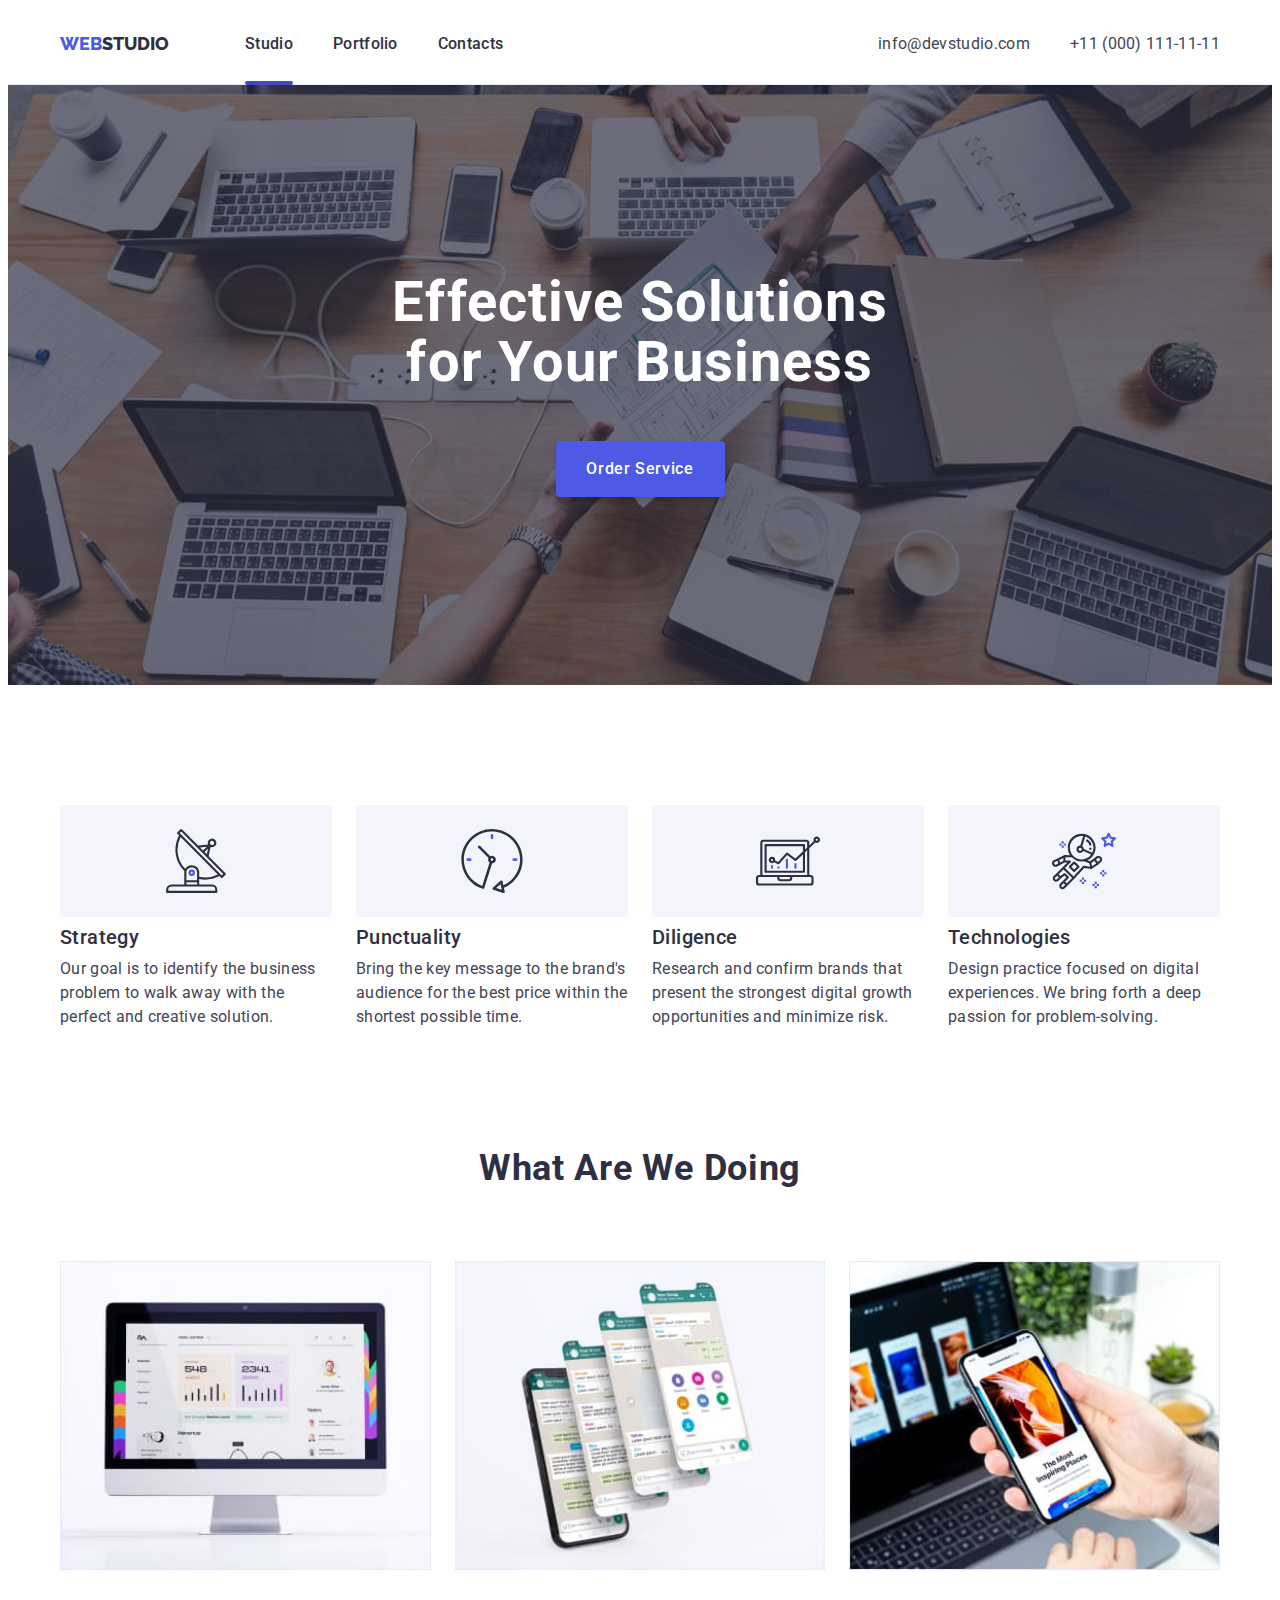
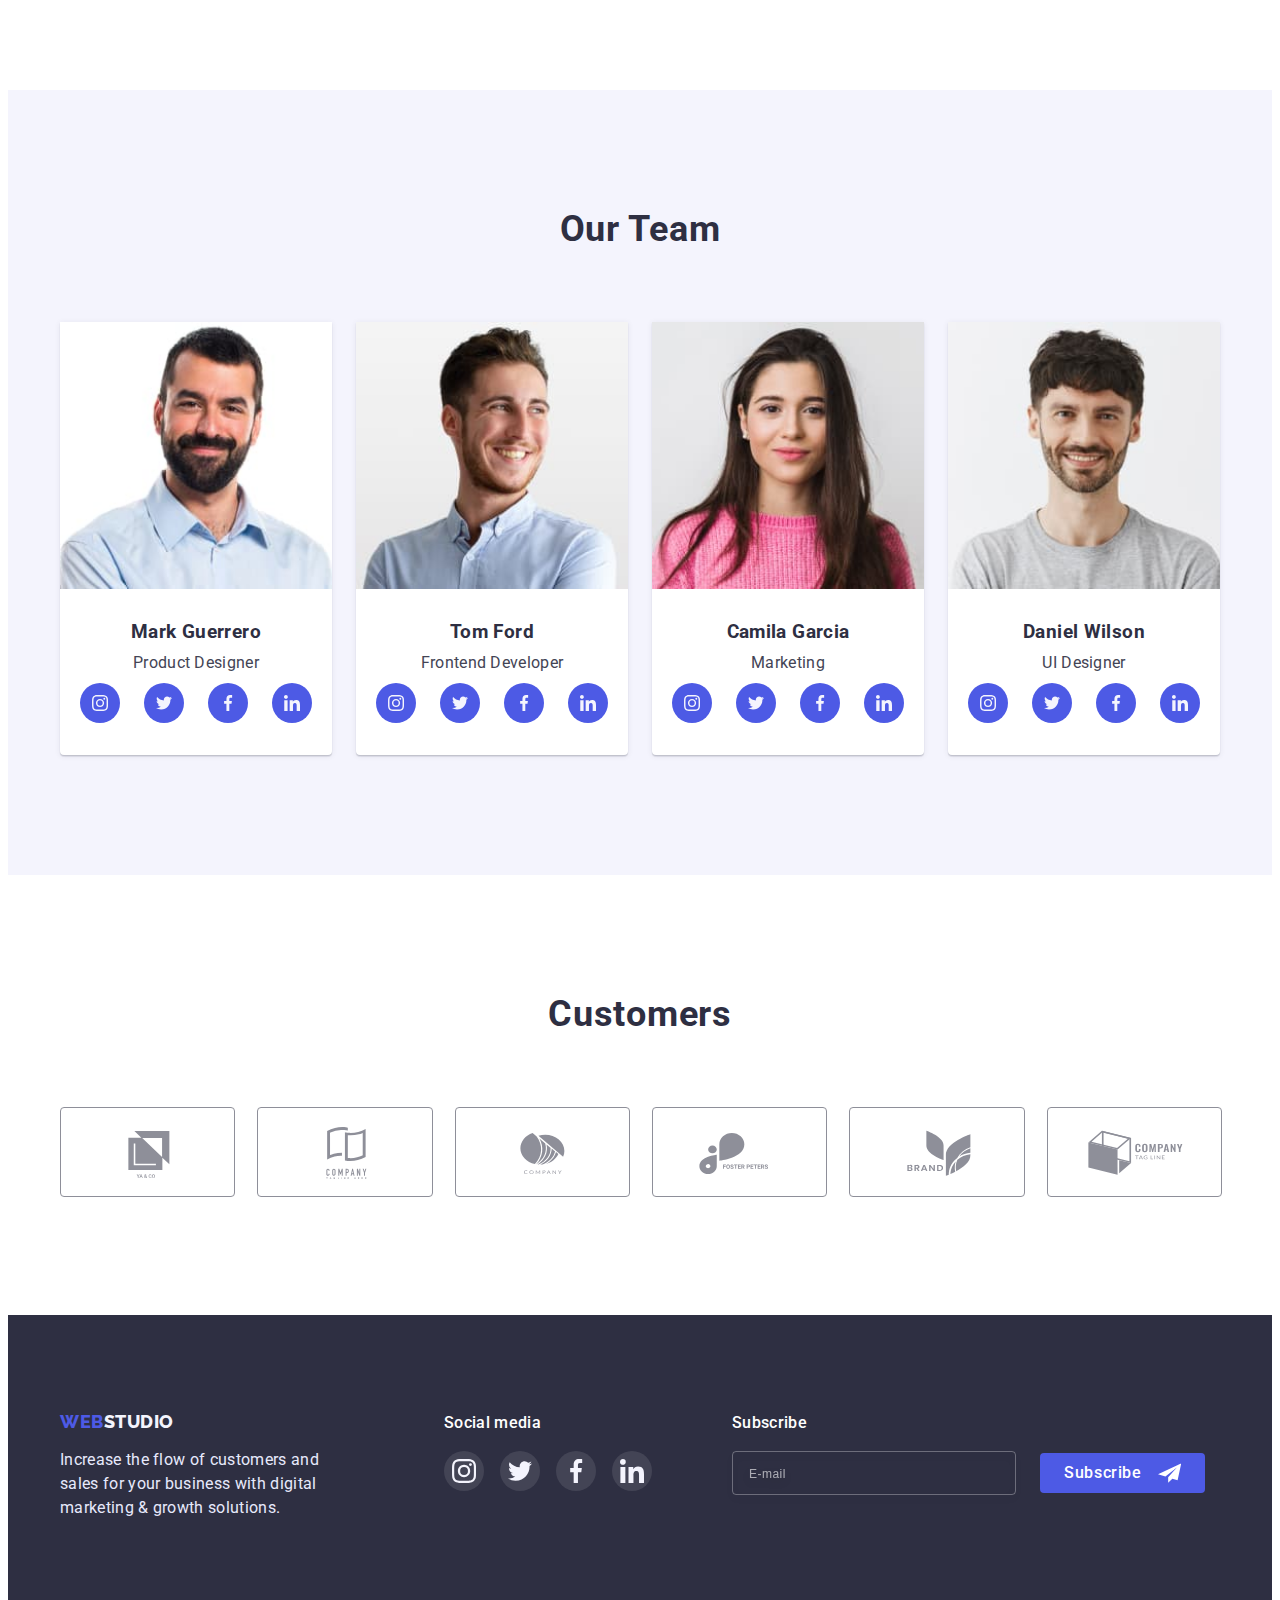
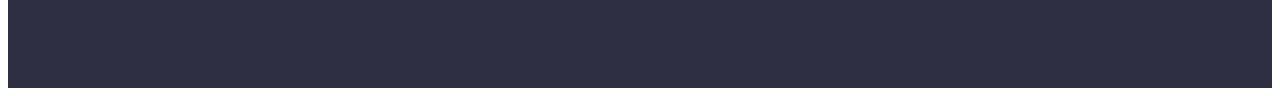
<file: index.html>
<!DOCTYPE html>
<html lang="en">
  <head>
    <meta charset="UTF-8" />
    <meta http-equiv="X-UA-Compatible" content="IE=edge" />
    <meta name="viewport" content="width=device-width, initial-scale=1.0" />
    <title>Студія</title>
    <link rel="preconnect" href="https://fonts.googleapis.com" />
    <link rel="preconnect" href="https://fonts.gstatic.com" crossorigin />
    <link
      href="https://fonts.googleapis.com/css2?family=Raleway:wght@800&family=Roboto:wght@400;500;700&display=swap"
      rel="stylesheet"
    />
    <link
      rel="stylesheet"
      href="https://cdnjs.cloudflare.com/ajax/libs/modern-normalize/1.1.0/modern-normalize.min.css"
      integrity="sha512-wpPYUAdjBVSE4KJnH1VR1HeZfpl1ub8YT/NKx4PuQ5NmX2tKuGu6U/JRp5y+Y8XG2tV+wKQpNHVUX03MfMFn9Q=="
      crossorigin="anonymous"
      referrerpolicy="no-referrer"
    />
    <link rel="stylesheet" href="./css/styles.css" />
    <link rel="stylesheet" href="./css/mobile.css" />
    <link rel="stylesheet" href="./css/tablet.css" />
    <link rel="stylesheet" href="./css/desktop.css" />
  </head>
  <body>
    <header class="header">
      <div class="container header-container">
        <nav class="header-navigation">
          <a href="./index.html" class="header-logo link"
            ><span>Web</span>Studio</a
          >
          <ul class="header-list list">
            <li>
              <a href="./index.html" class="header-link link current">Studio</a>
            </li>
            <li>
              <a href="./portfolio.html" class="header-link link">Portfolio</a>
            </li>
            <li><a href="" class="header-link link">Contacts</a></li>
          </ul>
        </nav>
        <address class="header-address">
          <ul class="address-list list">
            <li>
              <a href="mailto:info@devstudio.com" class="header-mail link"
                >info@devstudio.com</a
              >
            </li>
            <li>
              <a href="tel:+110001111111" class="header-tel link"
                >+11 (000) 111-11-11</a
              >
            </li>
          </ul>
        </address>
        <button type="button" class="btn menu-open-btn" data-menu-open>
          <svg class="menu-icon" width="32" height="22">
            <use href="./images/icons.svg#icon-menu"></use>
          </svg>
        </button>
      </div>
      <div class="mob-menu is-hidden" data-menu>
        <div class="mob-menu-container">
          <div>
            <button type="button" class="btn menu-close-btn" data-menu-close>
              <svg class="menu-close-icon" width="8" height="8">
                <use href="./images/icons.svg#icon-close-icon"></use>
              </svg>
            </button>
            <nav>
              <ul class="mob-menu-list list">
                <li class="mob-menu-item">
                  <a href="./index.html" class="mob-menu-link link">Studio</a>
                </li>
                <li class="mob-menu-item">
                  <a href="./portfolio.html" class="mob-menu-link link"
                    >Portfolio</a
                  >
                </li>
                <li class="mob-menu-item">
                  <a href="" class="mob-menu-link link current">Contacts</a>
                </li>
              </ul>
            </nav>
          </div>
          <div>
            <address class="mob-menu-address">
              <ul class="mob-address-list list">
                <li>
                  <a href="tel:+110001111111" class="mob-menu-tel link"
                    >+11 (000) 111-11-11</a
                  >
                </li>
                <li>
                  <a href="mailto:info@devstudio.com" class="mob-menu-mail link"
                    >info@devstudio.com</a
                  >
                </li>
              </ul>
            </address>
            <ul class="mob-soc-list list">
              <li class="mob-soc-item">
                <a href="" class="mob-soc-link link">
                  <svg class="mob-soc-icon" width="24" height="24">
                    <use href="./images/icons.svg#icon-instagram"></use>
                  </svg>
                </a>
              </li>
              <li class="mob-soc-item">
                <a href="" class="mob-soc-link link">
                  <svg class="mob-soc-icon" width="24" height="24">
                    <use href="./images/icons.svg#icon-twitter"></use>
                  </svg>
                </a>
              </li>
              <li class="mob-soc-item">
                <a href="" class="mob-soc-link link">
                  <svg class="mob-soc-icon" width="24" height="24">
                    <use href="./images/icons.svg#icon-facebook"></use>
                  </svg>
                </a>
              </li>
              <li class="mob-soc-item">
                <a href="" class="mob-soc-link link">
                  <svg class="mob-soc-icon" width="24" height="24">
                    <use href="./images/icons.svg#icon-linkedin"></use>
                  </svg>
                </a>
              </li>
            </ul>
          </div>
        </div>
      </div>
    </header>
    <main>
      <section class="hero">
        <div class="container hero-container">
          <h1 class="hero-title">Effective Solutions for Your Business</h1>
          <button type="button" class="hero-btn btn" data-modal-open>
            Order Service
          </button>
        </div>
      </section>
      <section class="features">
        <div class="container">
          <h2 class="visually-hidden">Our features</h2>
          <ul class="features-list list">
            <li class="fearures-list-item">
              <div class="features-icon-rectangle">
                <svg class="features-icon" width="64" height="64">
                  <use href="./images/icons.svg#icon-features-img-1"></use>
                </svg>
              </div>
              <h3 class="features-list-item-title list-item-title">Strategy</h3>
              <p class="features-list-item-text text">
                Our goal is to identify the business problem to walk away with
                the perfect and creative solution.
              </p>
            </li>
            <li class="fearures-list-item">
              <div class="features-icon-rectangle">
                <svg class="features-icon" width="64" height="64">
                  <use href="./images/icons.svg#icon-features-img-2"></use>
                </svg>
              </div>
              <h3 class="features-list-item-title list-item-title">
                Punctuality
              </h3>
              <p class="features-list-item-text text">
                Bring the key message to the brand's audience for the best price
                within the shortest possible time.
              </p>
            </li>
            <li class="fearures-list-item">
              <div class="features-icon-rectangle">
                <svg class="features-icon" width="64" height="64">
                  <use href="./images/icons.svg#icon-features-img-3"></use>
                </svg>
              </div>
              <h3 class="features-list-item-title list-item-title">
                Diligence
              </h3>
              <p class="features-list-item-text text">
                Research and confirm brands that present the strongest digital
                growth opportunities and minimize risk.
              </p>
            </li>
            <li class="fearures-list-item">
              <div class="features-icon-rectangle">
                <svg class="features-icon" width="64" height="64">
                  <use href="./images/icons.svg#icon-features-img-4"></use>
                </svg>
              </div>
              <h3 class="features-list-item-title list-item-title">
                Technologies
              </h3>
              <p class="features-list-item-text text">
                Design practice focused on digital experiences. We bring forth a
                deep passion for problem-solving.
              </p>
            </li>
          </ul>
        </div>
      </section>
      <section class="about">
        <div class="container">
          <h2 class="about-title title">What are we doing</h2>
          <ul class="list about-list">
            <li class="about-item">
              <img
                srcset="./images/img-1.jpg 1x, ./images/img-1-2x.jpg 2x"
                src="./images/img-1.jpg"
                alt="Example"
                width="360"
              />
            </li>
            <li class="about-item">
              <img
                srcset="./images/img-2.jpg 1x, ./images/img-2-2x.jpg 2x"
                src="./images/img-2.jpg"
                alt="Example"
                width="360"
              />
            </li>
            <li class="about-item">
              <img
                srcset="./images/img-3.jpg 1x, ./images/img-3-2x.jpg 2x"
                src="./images/img-3.jpg"
                alt="Example"
                width="360"
              />
            </li>
          </ul>
        </div>
      </section>
      <section class="team">
        <div class="container container-mini">
          <h2 class="team-title title">Our Team</h2>
          <ul class="team-list list">
            <li class="team-item">
              <img
                srcset="
                  ./images/team-img-1.jpg    1x,
                  ./images/team-img-1-2x.jpg 2x
                "
                src="./images/team-img-1.jpg"
                alt="Photo"
                width="264"
              />
              <div class="team-content">
                <h3 class="team-name list-item-title">Mark Guerrero</h3>
                <p class="team-text text">Product Designer</p>
                <ul class="team-soc-list list">
                  <li class="team-soc-item">
                    <a href="" class="team-soc-link link">
                      <svg class="team-soc-icon" width="16" height="16">
                        <use href="./images/icons.svg#icon-instagram"></use>
                      </svg>
                    </a>
                  </li>
                  <li class="team-soc-item">
                    <a href="" class="team-soc-link link">
                      <svg class="team-soc-icon" width="16" height="16">
                        <use href="./images/icons.svg#icon-twitter"></use>
                      </svg>
                    </a>
                  </li>
                  <li class="team-soc-item">
                    <a href="" class="team-soc-link link">
                      <svg class="team-soc-icon" width="16" height="16">
                        <use href="./images/icons.svg#icon-facebook"></use>
                      </svg>
                    </a>
                  </li>
                  <li class="team-soc-item">
                    <a href="" class="team-soc-link link">
                      <svg class="team-soc-icon" width="16" height="16">
                        <use href="./images/icons.svg#icon-linkedin"></use>
                      </svg>
                    </a>
                  </li>
                </ul>
              </div>
            </li>
            <li class="team-item">
              <img
                srcset="
                  ./images/team-img-2.jpg    1x,
                  ./images/team-img-2-2x.jpg 2x
                "
                src="./images/team-img-2.jpg"
                alt="Photo"
                width="264"
              />
              <div class="team-content">
                <h3 class="team-name list-item-title">Tom Ford</h3>
                <p class="team-text text">Frontend Developer</p>
                <ul class="team-soc-list list">
                  <li class="team-soc-item">
                    <a href="" class="team-soc-link link">
                      <svg class="team-soc-icon" width="16" height="16">
                        <use href="./images/icons.svg#icon-instagram"></use>
                      </svg>
                    </a>
                  </li>
                  <li class="team-soc-item">
                    <a href="" class="team-soc-link link">
                      <svg class="team-soc-icon" width="16" height="16">
                        <use href="./images/icons.svg#icon-twitter"></use>
                      </svg>
                    </a>
                  </li>
                  <li class="team-soc-item">
                    <a href="" class="team-soc-link link">
                      <svg class="team-soc-icon" width="16" height="16">
                        <use href="./images/icons.svg#icon-facebook"></use>
                      </svg>
                    </a>
                  </li>
                  <li class="team-soc-item">
                    <a href="" class="team-soc-link link">
                      <svg class="team-soc-icon" width="16" height="16">
                        <use href="./images/icons.svg#icon-linkedin"></use>
                      </svg>
                    </a>
                  </li>
                </ul>
              </div>
            </li>
            <li class="team-item">
              <img
                srcset="
                  ./images/team-img-3.jpg    1x,
                  ./images/team-img-3-2x.jpg 2x
                "
                src="./images/team-img-3.jpg"
                alt="Photo"
                width="264"
              />
              <div class="team-content">
                <h3 class="team-name list-item-title">Camila Garcia</h3>
                <p class="team-text text">Marketing</p>
                <ul class="team-soc-list list">
                  <li class="team-soc-item">
                    <a href="" class="team-soc-link link">
                      <svg class="team-soc-icon" width="16" height="16">
                        <use href="./images/icons.svg#icon-instagram"></use>
                      </svg>
                    </a>
                  </li>
                  <li class="team-soc-item">
                    <a href="" class="team-soc-link link">
                      <svg class="team-soc-icon" width="16" height="16">
                        <use href="./images/icons.svg#icon-twitter"></use>
                      </svg>
                    </a>
                  </li>
                  <li class="team-soc-item">
                    <a href="" class="team-soc-link link">
                      <svg class="team-soc-icon" width="16" height="16">
                        <use href="./images/icons.svg#icon-facebook"></use>
                      </svg>
                    </a>
                  </li>
                  <li class="team-soc-item">
                    <a href="" class="team-soc-link link">
                      <svg class="team-soc-icon" width="16" height="16">
                        <use href="./images/icons.svg#icon-linkedin"></use>
                      </svg>
                    </a>
                  </li>
                </ul>
              </div>
            </li>
            <li class="team-item">
              <img
                srcset="
                  ./images/team-img-4.jpg    1x,
                  ./images/team-img-4-2x.jpg 2x
                "
                src="./images/team-img-4.jpg"
                alt="Photo"
                width="264"
              />
              <div class="team-content">
                <h3 class="team-name list-item-title">Daniel Wilson</h3>
                <p class="team-text text">UI Designer</p>
                <ul class="team-soc-list list">
                  <li class="team-soc-item">
                    <a href="" class="team-soc-link link">
                      <svg class="team-soc-icon" width="16" height="16">
                        <use href="./images/icons.svg#icon-instagram"></use>
                      </svg>
                    </a>
                  </li>
                  <li class="team-soc-item">
                    <a href="" class="team-soc-link link">
                      <svg class="team-soc-icon" width="16" height="16">
                        <use href="./images/icons.svg#icon-twitter"></use>
                      </svg>
                    </a>
                  </li>
                  <li class="team-soc-item">
                    <a href="" class="team-soc-link link">
                      <svg class="team-soc-icon" width="16" height="16">
                        <use href="./images/icons.svg#icon-facebook"></use>
                      </svg>
                    </a>
                  </li>
                  <li class="team-soc-item">
                    <a href="" class="team-soc-link link">
                      <svg class="team-soc-icon" width="16" height="16">
                        <use href="./images/icons.svg#icon-linkedin"></use>
                      </svg>
                    </a>
                  </li>
                </ul>
              </div>
            </li>
          </ul>
        </div>
      </section>
      <section class="customers">
        <div class="container">
          <h2 class="customers-title title">Customers</h2>
          <ul class="customers-list list">
            <li class="customers-item">
              <a href="" class="customers-link link">
                <svg class="customers-icon" width="140" height="56">
                  <use href="./images/icons.svg#icon-clients-logo-1"></use>
                </svg>
              </a>
            </li>
            <li class="customers-item">
              <a href="" class="customers-link link">
                <svg class="customers-icon" width="140" height="56">
                  <use href="./images/icons.svg#icon-clients-logo-2"></use>
                </svg>
              </a>
            </li>
            <li class="customers-item">
              <a href="" class="customers-link link">
                <svg class="customers-icon" width="140" height="56">
                  <use href="./images/icons.svg#icon-clients-logo-3"></use>
                </svg>
              </a>
            </li>
            <li class="customers-item">
              <a href="" class="customers-link link">
                <svg class="customers-icon" width="140" height="56">
                  <use href="./images/icons.svg#icon-clients-logo-4"></use>
                </svg>
              </a>
            </li>
            <li class="customers-item">
              <a href="" class="customers-link link">
                <svg class="customers-icon" width="140" height="56">
                  <use href="./images/icons.svg#icon-clients-logo-5"></use>
                </svg>
              </a>
            </li>
            <li class="customers-item">
              <a href="" class="customers-link link">
                <svg class="customers-icon" width="140" height="56">
                  <use href="./images/icons.svg#icon-clients-logo-6"></use>
                </svg>
              </a>
            </li>
          </ul>
        </div>
      </section>
    </main>
    <footer class="footer">
      <div class="container footer-container">
        <ul class="footer-list">
          <li class="footer-list-item">
            <a href="./index.html" class="footer-logo link">
              <span>Web</span>Studio
            </a>
            <p class="footer-text">
              Increase the flow of customers and sales for your business with
              digital marketing & growth solutions.
            </p>
          </li>
          <li class="footer-list-item">
            <p class="footer-soc-text text">Social media</p>
            <ul class="footer-soc-list list">
              <li class="footer-soc-item">
                <a href="" class="footer-soc-link link">
                  <svg class="footer-soc-icon" width="24" height="24">
                    <use href="./images/icons.svg#icon-instagram"></use>
                  </svg>
                </a>
              </li>
              <li class="footer-soc-item">
                <a href="" class="footer-soc-link link">
                  <svg class="footer-soc-icon" width="24" height="24">
                    <use href="./images/icons.svg#icon-twitter"></use>
                  </svg>
                </a>
              </li>
              <li class="footer-soc-item">
                <a href="" class="footer-soc-link link">
                  <svg class="footer-soc-icon" width="24" height="24">
                    <use href="./images/icons.svg#icon-facebook"></use>
                  </svg>
                </a>
              </li>
              <li class="footer-soc-item">
                <a href="" class="footer-soc-link link">
                  <svg class="footer-soc-icon" width="24" height="24">
                    <use href="./images/icons.svg#icon-linkedin"></use>
                  </svg>
                </a>
              </li>
            </ul>
          </li>
        </ul>
        <div class="footer-subscribe">
          <p class="footer-soc-text text">Subscribe</p>
          <form class="subscribe-form">
            <input
              type="email"
              class="subscribe-input"
              name="subscribe-email"
              placeholder="E-mail"
              required
            />
            <button type="submit" class="subscribe-btn btn">
              Subscribe
              <svg class="subscribe-icon" width="24" height="24">
                <use href="./images/icons.svg#icon-subscribe"></use>
              </svg>
            </button>
          </form>
        </div>
      </div>
    </footer>
    <div class="backdrop is-hidden" data-modal>
      <div class="modal">
        <button type="button" class="modal-close btn" data-modal-close>
          <svg class="modal-close-icon" width="8" height="8">
            <use href="./images/icons.svg#icon-close-icon"></use>
          </svg>
        </button>
        <p class="modal-title">Leave your contacts and we will call you back</p>
        <form class="modal-form">
          <div class="modal-field">
            <label for="user-name" class="modal-input-text"
              ><span>Name</span></label
            >
            <div class="input-wrap">
              <input
                type="text"
                class="modal-input"
                name="user-name"
                id="user-name"
                required
              />
              <svg class="modal-input-icon" width="18" height="18">
                <use href="./images/icons.svg#icon-person"></use>
              </svg>
            </div>
          </div>
          <div class="modal-field">
            <label for="user-phone" class="modal-input-text"
              ><span>Phone</span>
            </label>
            <div class="input-wrap">
              <input
                type="text"
                class="modal-input"
                name="user-phone"
                id="user-phone"
                required
              />
              <svg class="modal-input-icon" width="18" height="24">
                <use href="./images/icons.svg#icon-phone"></use>
              </svg>
            </div>
          </div>
          <div class="modal-field">
            <label for="user-email" class="modal-input-text"
              ><span>Email</span></label
            >
            <div class="input-wrap">
              <input
                type="email"
                class="modal-input"
                name="user-email"
                id="user-email"
              />
              <svg class="modal-input-icon" width="18" height="24">
                <use href="./images/icons.svg#icon-email"></use>
              </svg>
            </div>
          </div>
          <div class="modal-field">
            <label for="user-comment" class="modal-input-text"
              ><span>Comment</span></label
            >
            <textarea
              name="user-comment"
              id="user-comment"
              class="modal-comment"
              placeholder="Text input"
            ></textarea>
          </div>
          <div class="modal-checkbox">
            <input
              type="checkbox"
              id="policy"
              name="policy"
              value="true"
              class="modal-check visually-hidden"
              required
            />
            <label for="policy" class="check-text">
              <span
                ><svg class="modal-check-icon" width="10" height="8">
                  <use href="./images/icons.svg#icon-check"></use></svg></span
              >I accept the terms and conditions of the&nbsp;<a
                href=""
                class="policy-link link"
                >Privacy Policy</a
              >
            </label>
          </div>
          <button type="submit" class="modal-btn btn">Send</button>
        </form>
      </div>
    </div>
    <script src="./js/modal.js"></script>
    <script src="./js/mobile-menu.js"></script>
  </body>
</html>
</file>
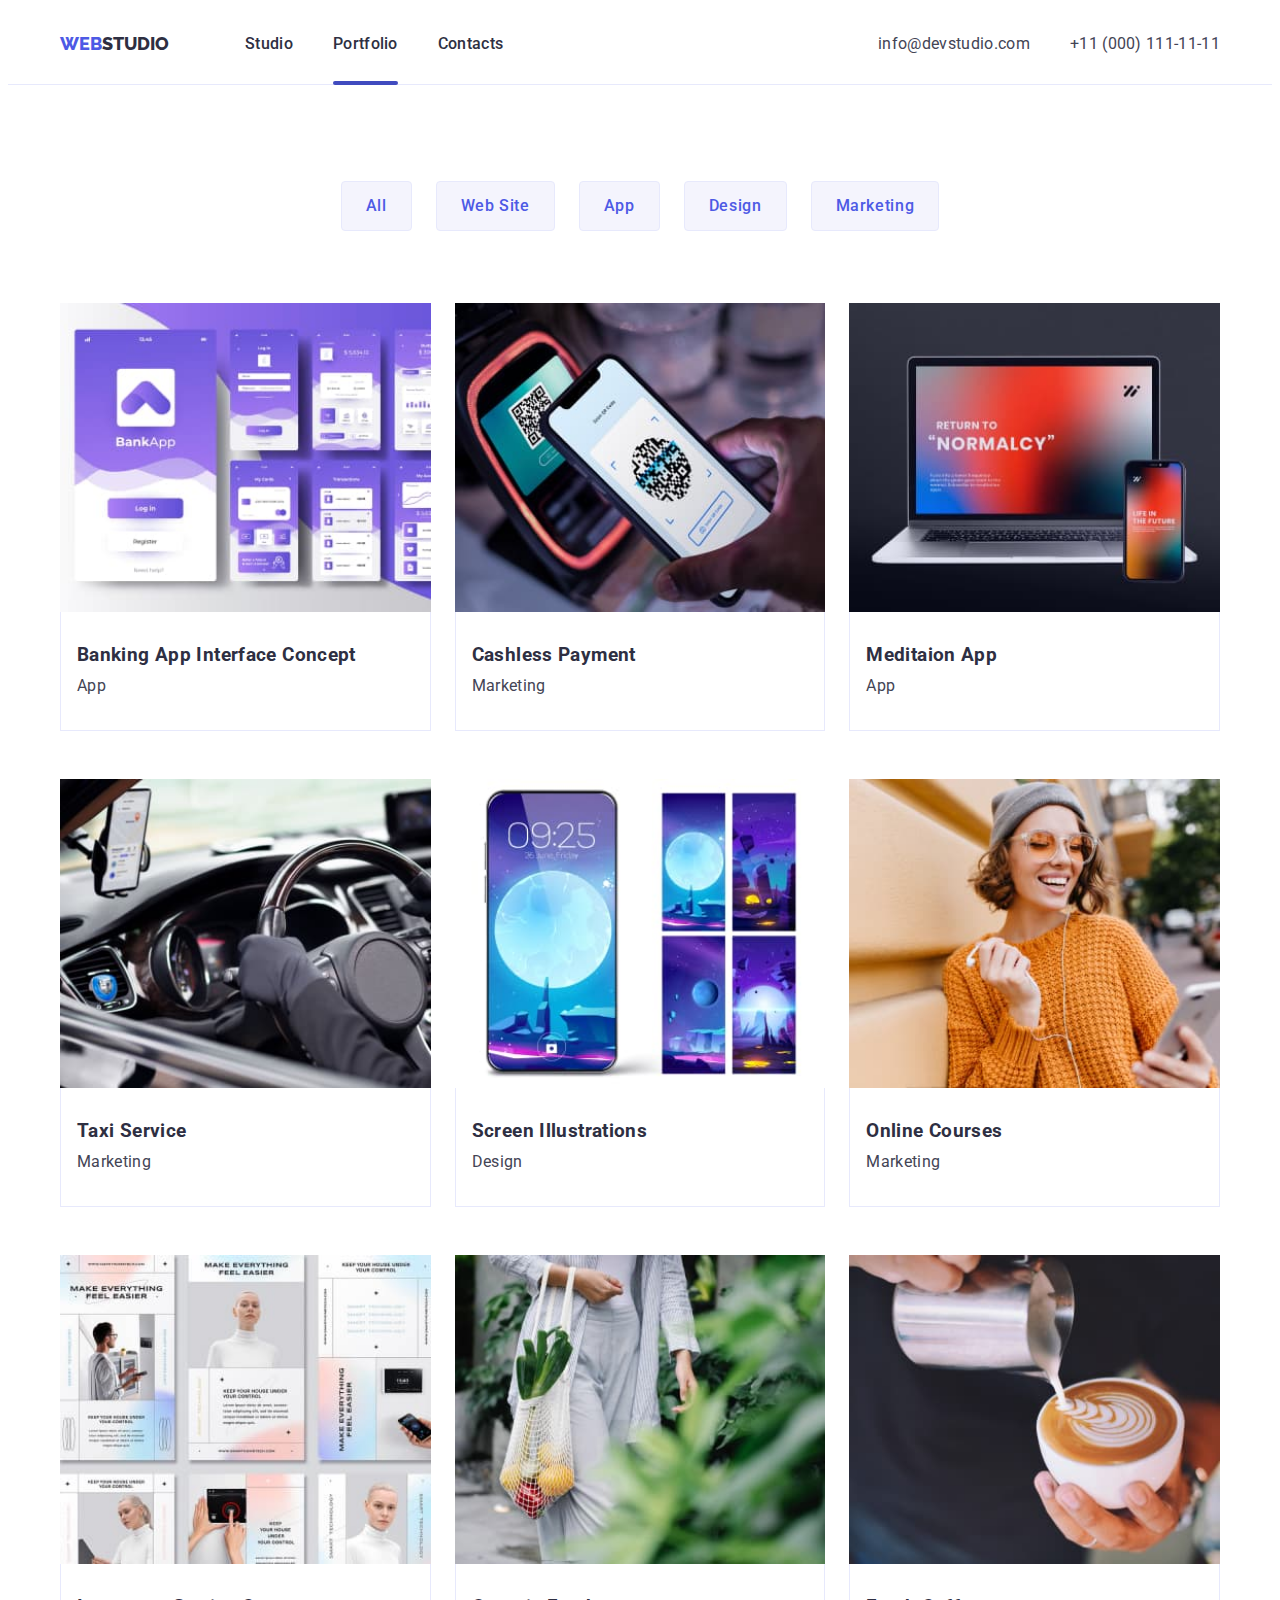
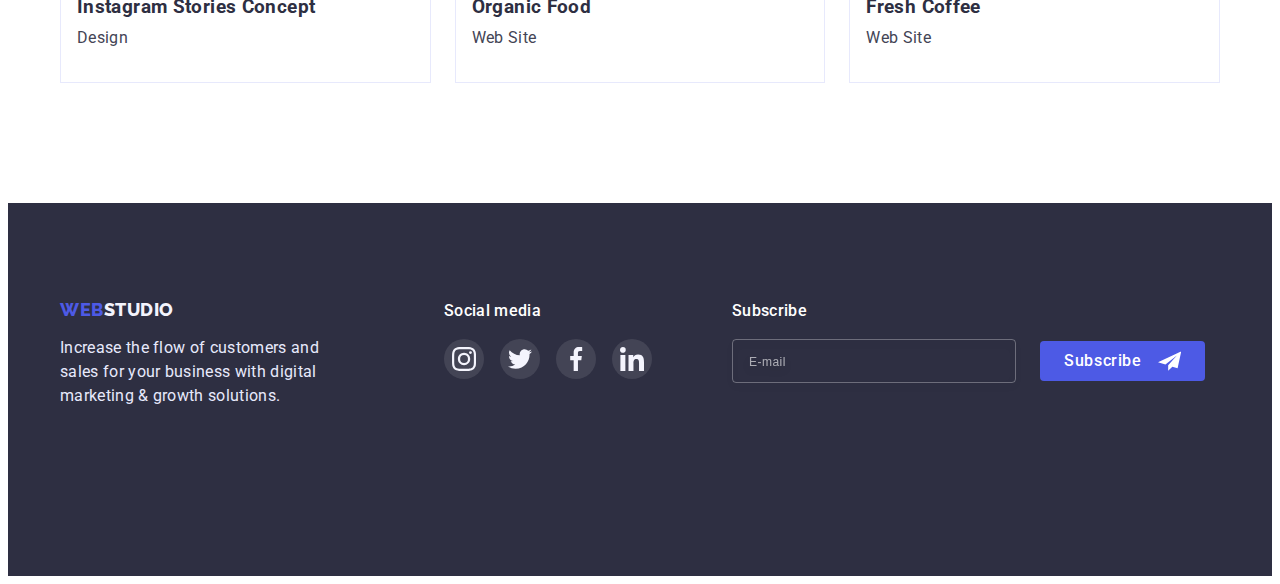
<file: portfolio.html>
<!DOCTYPE html>
<html lang="en">
  <head>
    <meta charset="UTF-8" />
    <meta http-equiv="X-UA-Compatible" content="IE=edge" />
    <meta name="viewport" content="width=device-width, initial-scale=1.0" />
    <title>Портфоліо</title>
    <link rel="preconnect" href="https://fonts.googleapis.com" />
    <link rel="preconnect" href="https://fonts.gstatic.com" crossorigin />
    <link
      href="https://fonts.googleapis.com/css2?family=Raleway:wght@800&family=Roboto:wght@400;500;700&display=swap"
      rel="stylesheet"
    />
    <link
      rel="stylesheet"
      href="https://cdnjs.cloudflare.com/ajax/libs/modern-normalize/1.1.0/modern-normalize.min.css"
      integrity="sha512-wpPYUAdjBVSE4KJnH1VR1HeZfpl1ub8YT/NKx4PuQ5NmX2tKuGu6U/JRp5y+Y8XG2tV+wKQpNHVUX03MfMFn9Q=="
      crossorigin="anonymous"
      referrerpolicy="no-referrer"
    />
    <link rel="stylesheet" href="./css/styles.css" />
    <link rel="stylesheet" href="./css/mobile.css" />
    <link rel="stylesheet" href="./css/tablet.css" />
    <link rel="stylesheet" href="./css/desktop.css" />
  </head>
  <body>
    <header class="header">
      <div class="container header-container">
        <nav class="header-navigation">
          <a href="./index.html" class="header-logo link"
            ><span>Web</span>Studio</a
          >
          <ul class="header-list list">
            <li><a href="./index.html" class="header-link link">Studio</a></li>
            <li>
              <a href="./portfolio.html" class="header-link link current"
                >Portfolio</a
              >
            </li>
            <li><a href="" class="header-link link">Contacts</a></li>
          </ul>
        </nav>
        <address class="header-address">
          <ul class="address-list list">
            <li>
              <a href="mailto:info@devstudio.com" class="header-mail link"
                >info@devstudio.com</a
              >
            </li>
            <li>
              <a href="tel:+110001111111" class="header-tel link"
                >+11 (000) 111-11-11</a
              >
            </li>
          </ul>
        </address>
        <button type="button" class="btn menu-open-btn" data-menu-open>
          <svg class="menu-icon" width="32" height="22">
            <use href="./images/icons.svg#icon-menu"></use>
          </svg>
        </button>
      </div>
      <div class="mob-menu is-hidden" data-menu>
        <div class="mob-menu-container">
          <div>
            <button type="button" class="btn menu-close-btn" data-menu-close>
              <svg class="menu-close-icon" width="8" height="8">
                <use href="./images/icons.svg#icon-close-icon"></use>
              </svg>
            </button>
            <nav>
              <ul class="mob-menu-list list">
                <li class="mob-menu-item">
                  <a href="./index.html" class="mob-menu-link link">Studio</a>
                </li>
                <li class="mob-menu-item">
                  <a href="./portfolio.html" class="mob-menu-link link"
                    >Portfolio</a
                  >
                </li>
                <li class="mob-menu-item">
                  <a href="" class="mob-menu-link link current">Contacts</a>
                </li>
              </ul>
            </nav>
          </div>
          <div>
            <address class="mob-menu-address">
              <ul class="mob-address-list list">
                <li>
                  <a href="tel:+110001111111" class="mob-menu-tel link"
                    >+11 (000) 111-11-11</a
                  >
                </li>
                <li>
                  <a href="mailto:info@devstudio.com" class="mob-menu-mail link"
                    >info@devstudio.com</a
                  >
                </li>
              </ul>
            </address>
            <ul class="mob-soc-list list">
              <li class="mob-soc-item">
                <a href="" class="mob-soc-link link">
                  <svg class="mob-soc-icon" width="24" height="24">
                    <use href="./images/icons.svg#icon-instagram"></use>
                  </svg>
                </a>
              </li>
              <li class="mob-soc-item">
                <a href="" class="mob-soc-link link">
                  <svg class="mob-soc-icon" width="24" height="24">
                    <use href="./images/icons.svg#icon-twitter"></use>
                  </svg>
                </a>
              </li>
              <li class="mob-soc-item">
                <a href="" class="mob-soc-link link">
                  <svg class="mob-soc-icon" width="24" height="24">
                    <use href="./images/icons.svg#icon-facebook"></use>
                  </svg>
                </a>
              </li>
              <li class="mob-soc-item">
                <a href="" class="mob-soc-link link">
                  <svg class="mob-soc-icon" width="24" height="24">
                    <use href="./images/icons.svg#icon-linkedin"></use>
                  </svg>
                </a>
              </li>
            </ul>
          </div>
        </div>
      </div>
    </header>
    <main>
      <h1 class="visually-hidden">Portfolio</h1>
      <section class="projects">
        <div class="container projects-container">
          <h2 class="visually-hidden">Projects</h2>
          <ul class="projects-filters list">
            <li><button type="button" class="filter-btn btn">All</button></li>
            <li>
              <button type="button" class="filter-btn btn">Web Site</button>
            </li>
            <li><button type="button" class="filter-btn btn">App</button></li>
            <li>
              <button type="button" class="filter-btn btn">Design</button>
            </li>
            <li>
              <button type="button" class="filter-btn btn">Marketing</button>
            </li>
          </ul>
          <ul class="list projects-list">
            <li class="project-card">
              <a href="" class="project-card-link link">
                <div class="project-top-wrap">
                  <img
                    src="./images/portfolio-img-1.jpg"
                    alt="Project picture"
                    width="360"
                  />
                  <p class="project-top-text text">
                    14 Stylish and User-Friendly App Design Concepts · Task
                    Manager App · Calorie Tracker App · Exotic Fruit Ecommerce
                    App · Cloud Storage App
                  </p>
                </div>
                <div class="project-content">
                  <h3 class="project-title list-item-title">
                    Banking App Interface Concept
                  </h3>
                  <p class="project-text text">App</p>
                </div>
              </a>
            </li>
            <li class="project-card">
              <a href="" class="project-card-link link">
                <div class="project-top-wrap">
                  <img
                    src="./images/portfolio-img-2.jpg"
                    alt="Project picture"
                    width="360"
                  />
                  <p class="project-top-text text">
                    14 Stylish and User-Friendly App Design Concepts · Task
                    Manager App · Calorie Tracker App · Exotic Fruit Ecommerce
                    App · Cloud Storage App
                  </p>
                </div>
                <div class="project-content">
                  <h3 class="project-title list-item-title">
                    Cashless Payment
                  </h3>
                  <p class="project-text text">Marketing</p>
                </div>
              </a>
            </li>
            <li class="project-card">
              <a href="" class="project-card-link link">
                <div class="project-top-wrap">
                  <img
                    src="./images/portfolio-img-3.jpg"
                    alt="Project picture"
                    width="360"
                  />
                  <p class="project-top-text text">
                    14 Stylish and User-Friendly App Design Concepts · Task
                    Manager App · Calorie Tracker App · Exotic Fruit Ecommerce
                    App · Cloud Storage App
                  </p>
                </div>
                <div class="project-content">
                  <h3 class="project-title list-item-title">Meditaion App</h3>
                  <p class="project-text text">App</p>
                </div>
              </a>
            </li>
            <li class="project-card">
              <a href="" class="project-card-link link">
                <div class="project-top-wrap">
                  <img
                    src="./images/portfolio-img-4.jpg"
                    alt="Project picture"
                    width="360"
                  />
                  <p class="project-top-text text">
                    14 Stylish and User-Friendly App Design Concepts · Task
                    Manager App · Calorie Tracker App · Exotic Fruit Ecommerce
                    App · Cloud Storage App
                  </p>
                </div>
                <div class="project-content">
                  <h3 class="project-title list-item-title">Taxi Service</h3>
                  <p class="project-text text">Marketing</p>
                </div>
              </a>
            </li>
            <li class="project-card">
              <a href="" class="project-card-link link">
                <div class="project-top-wrap">
                  <img
                    src="./images/portfolio-img-5.jpg"
                    alt="Project picture"
                    width="360"
                  />
                  <p class="project-top-text text">
                    14 Stylish and User-Friendly App Design Concepts · Task
                    Manager App · Calorie Tracker App · Exotic Fruit Ecommerce
                    App · Cloud Storage App
                  </p>
                </div>
                <div class="project-content">
                  <h3 class="project-title list-item-title">
                    Screen Illustrations
                  </h3>
                  <p class="project-text text">Design</p>
                </div>
              </a>
            </li>
            <li class="project-card">
              <a href="" class="project-card-link link">
                <div class="project-top-wrap">
                  <img
                    src="./images/portfolio-img-6.jpg"
                    alt="Project picture"
                    width="360"
                  />
                  <p class="project-top-text text">
                    14 Stylish and User-Friendly App Design Concepts · Task
                    Manager App · Calorie Tracker App · Exotic Fruit Ecommerce
                    App · Cloud Storage App
                  </p>
                </div>
                <div class="project-content">
                  <h3 class="project-title list-item-title">Online Courses</h3>
                  <p class="project-text text">Marketing</p>
                </div>
              </a>
            </li>
            <li class="project-card">
              <a href="" class="project-card-link link">
                <div class="project-top-wrap">
                  <img
                    src="./images/portfolio-img-7.jpg"
                    alt="Project picture"
                    width="360"
                  />
                  <p class="project-top-text text">
                    14 Stylish and User-Friendly App Design Concepts · Task
                    Manager App · Calorie Tracker App · Exotic Fruit Ecommerce
                    App · Cloud Storage App
                  </p>
                </div>
                <div class="project-content">
                  <h3 class="project-title list-item-title">
                    Instagram Stories Concept
                  </h3>
                  <p class="project-text text">Design</p>
                </div>
              </a>
            </li>
            <li class="project-card">
              <a href="" class="project-card-link link">
                <div class="project-top-wrap">
                  <img
                    src="./images/portfolio-img-8.jpg"
                    alt="Project picture"
                    width="360"
                  />
                  <p class="project-top-text text">
                    14 Stylish and User-Friendly App Design Concepts · Task
                    Manager App · Calorie Tracker App · Exotic Fruit Ecommerce
                    App · Cloud Storage App
                  </p>
                </div>
                <div class="project-content">
                  <h3 class="project-title list-item-title">Organic Food</h3>
                  <p class="project-text text">Web Site</p>
                </div>
              </a>
            </li>
            <li class="project-card">
              <a href="" class="project-card-link link">
                <div class="project-top-wrap">
                  <img
                    src="./images/portfolio-img-9.jpg"
                    alt="Project picture"
                    width="360"
                  />
                  <p class="project-top-text text">
                    14 Stylish and User-Friendly App Design Concepts · Task
                    Manager App · Calorie Tracker App · Exotic Fruit Ecommerce
                    App · Cloud Storage App
                  </p>
                </div>
                <div class="project-content">
                  <h3 class="project-title list-item-title">Fresh Coffee</h3>
                  <p class="project-text text">Web Site</p>
                </div>
              </a>
            </li>
          </ul>
        </div>
      </section>
    </main>
    <footer class="footer">
      <div class="container footer-container">
        <ul class="footer-list">
          <li class="footer-list-item">
            <a href="./index.html" class="footer-logo link">
              <span>Web</span>Studio
            </a>
            <p class="footer-text">
              Increase the flow of customers and sales for your business with
              digital marketing & growth solutions.
            </p>
          </li>
          <li class="footer-list-item">
            <p class="footer-soc-text text">Social media</p>
            <ul class="footer-soc-list list">
              <li class="footer-soc-item">
                <a href="" class="footer-soc-link link">
                  <svg class="footer-soc-icon" width="24" height="24">
                    <use href="./images/icons.svg#icon-instagram"></use>
                  </svg>
                </a>
              </li>
              <li class="footer-soc-item">
                <a href="" class="footer-soc-link link">
                  <svg class="footer-soc-icon" width="24" height="24">
                    <use href="./images/icons.svg#icon-twitter"></use>
                  </svg>
                </a>
              </li>
              <li class="footer-soc-item">
                <a href="" class="footer-soc-link link">
                  <svg class="footer-soc-icon" width="24" height="24">
                    <use href="./images/icons.svg#icon-facebook"></use>
                  </svg>
                </a>
              </li>
              <li class="footer-soc-item">
                <a href="" class="footer-soc-link link">
                  <svg class="footer-soc-icon" width="24" height="24">
                    <use href="./images/icons.svg#icon-linkedin"></use>
                  </svg>
                </a>
              </li>
            </ul>
          </li>
        </ul>
        <div class="footer-subscribe">
          <p class="footer-soc-text text">Subscribe</p>
          <form class="subscribe-form">
            <input
              type="email"
              class="subscribe-input"
              name="subscribe-email"
              placeholder="E-mail"
              required
            />
            <button type="submit" class="subscribe-btn btn">
              Subscribe
              <svg class="subscribe-icon" width="24" height="24">
                <use href="./images/icons.svg#icon-subscribe"></use>
              </svg>
            </button>
          </form>
        </div>
      </div>
    </footer>
    <script src="./js/mobile-menu.js"></script>
  </body>
</html>
</file>
<file: css/styles.css>
:root {
    --brand-color: #4D5AE5;
    --action-color: #404BBF;
    --dark-color: #2E2F42;
    --main-background-color: #FFFFFF;
    --success-color: #31D0AA;
    --text-color: #434455;
    --subtle-text-color: #8E8F99;
    --accent-color: #E7E9FC;
    --light-color: #F4F4FD;
    --tra: 250ms cubic-bezier(0.4, 0, 0.2, 1);
}

h1, h2, h3, h4, h5, h6, p {
    margin: 0;
}
ul {
    margin: 0;
    padding-left: 0;
}
img {
    display: block;
    max-width: 100%;
    height: auto;
    width: 100%;
}
body {
    font-family: 'Roboto', sans-serif;
    color: var(--dark-color);
}
.link {
    text-decoration: none;
}
.list {
    list-style: none;
}
.btn {
    cursor: pointer;
    font-family: inherit;
    transition: background-color var(--tra), color var(--tra), box-shadow var(--tra), border-color var(--tra);
}
.container {
    padding-left: 16px;
    padding-right: 16px;
    margin: 0 auto;
}
.visually-hidden {
    position: absolute;
    width: 1px;
    height: 1px;
    margin: -1px;
    border: 0;
    padding: 0;
    white-space: nowrap;
    clip-path: inset(100%);
    clip: rect(0 0 0 0);
    overflow: hidden;
}
.no-scroll {
    overflow: hidden;
}
.text {
    font-size: 16px;
    line-height: 1.5;
    letter-spacing: 0.02em;
    color: var(--text-color);
}
.list-item-title {
    letter-spacing: 0.02em;
    margin-bottom: 8px;
}
.title {
    font-size: 36px;
    line-height: 1.11;
    text-align: center;
    letter-spacing: 0.02em;
    text-transform: capitalize;
    margin-bottom: 72px;
}

/* -----------HEADER----------- */
.header {
    background-color: var(--main-background-color);
    padding-top: 24px;
    padding-bottom: 28px;
    border-bottom: 1px solid var(--accent-color);
}

.header-list, .address-list {
    display: none;
}
.header-container {
    display: flex;
    align-items: center;
}
.header-logo {
    text-transform: uppercase;
    font-family: 'Raleway', sans-serif;
    font-weight: 800;
    font-size: 18px;
    line-height: 1.33;
    color: var(--dark-color);
    margin-right: 76px;
}
.header-logo > span {
    color: var(--brand-color);
}
.menu-open-btn {
    display: block;
    margin-left: auto;
    border: none;
    background-color: transparent;
}
.menu-icon {
    stroke: var(--dark-color);
}

/* -----------MENU----------- */
.mob-menu {
    position: fixed;
    top: 0;
    z-index: 1;
    width: 100%;
    height: 100vh;
    background-color: var(--main-background-color);
    padding-top: 24px;
    padding-bottom: 40px;
}
.mob-menu-container {
    max-width: 428px;
    padding-left: 40px;
    padding-right: 24px;
    margin: 0 auto;
    display: flex;
    height: 100%;
    flex-direction: column;
    justify-content: space-between;
    overflow-y: auto;
}

.menu-close-btn {
    display: flex;
    margin-left: auto;
    align-items: center;
    justify-content: center;
    margin-bottom: 32px;
    width: 24px;
    height: 24px;
    background-color: var(--accent-color);
    border: 1px solid rgba(0, 0, 0, 0.1);
    border-radius: 50%; 
    color: #000000;
}
.menu-close-icon {
    fill: currentColor;
}

.mob-menu-list {
    margin-bottom: 60px;
}

.mob-menu-item:not(:last-child) {
    margin-bottom: 40px;
}
.mob-menu-link {
    font-weight: 700;
    font-size: 36px;
    line-height: 1.11;
    letter-spacing: 0.02em;
    color: var(--dark-color);
}

.current {
    color: var(--action-color);
}

.mob-menu-mail {
    display: block;
    margin-bottom: 48px;
    font-style: normal;
    font-weight: 500;
    font-size: 20px;
    line-height: 1.2;
    letter-spacing: 0.02em;
    color: var(--text-color);
}

.mob-menu-tel {
    display: block;
    font-style: normal;
    font-weight: 600;
    font-size: 26px;
    line-height: 1.11;
    color: var(--brand-color);
    margin-bottom: 40px;
}

.mob-soc-list {
    display: flex;
    max-width: 328px;
    justify-content: space-between;
}

.mob-soc-item {
    width: 40px;
    height: 40px;
}

.mob-soc-link {
    width: 100%;
    height: 100%;
    display: block;
    background-color: var(--brand-color);
    border-radius: 50%;
    display: flex;
    align-items: center;
    justify-content: center;
}

.mob-soc-icon {
    fill: var(--light-color);
}

/* -----------HERO----------- */
.hero {
    background-color: var(--dark-color);
    background-image: linear-gradient(rgba(46, 47, 66, 0.7), rgba(46, 47, 66, 0.7)), url(../images/hero-bg-mobile.jpg);
    background-repeat: no-repeat;
    background-position: center;
    background-size: cover;
    padding-top: 112px;
    padding-bottom: 112px;
}

@media (min-device-pixel-ratio: 2),
(min-resolution: 192dpi),
(min-resolution: 2dppx) {
    .box {
        background-image: url(../images/hero-bg-mobile-2x.jpg);
    }
}

.hero-title {
    font-size: 36px;
    line-height: 1.11;
    text-align: center;
    letter-spacing: 0.02em;
    color: #FFFFFF;
    max-width: 320px;
    margin: 0 auto 72px;
}
.hero-btn {
    min-width: 169px;
    height: 56px;
    font-weight: 500;
    font-size: 16px;
    line-height: 1.5;
    letter-spacing: 0.04em;
    color: #FFFFFF;
    background-color: var(--brand-color);
    box-shadow: 0px 4px 4px rgba(0, 0, 0, 0.15);
    border: none;
    border-radius: 4px;
    cursor: pointer;
    display: block;
    margin: 0 auto;
}
.hero-btn:is(:hover, :focus) {
    background-color: var(--action-color);
}

/* -----------FEATURES----------- */
.features {
    background-color: var(--main-background-color);
    padding-top: 96px;
    padding-bottom: 96px;
}
.features-list {
    display: flex;
    flex-wrap: wrap;
    gap: 72px;
}
.fearures-list-item {
    width: 100%;
}
.features-list-item-title {
    font-weight: 700;
    font-size: 36px;
    line-height: 1.11;
    text-align: center;
}
.features-list-item-text {
    font-weight: 500;
}
.features-icon-rectangle {
    display: none;
}

/* -----------ABOUT----------- */
.about {
    display: none;
}

/* -----------TEAM----------- */
.team {
    background-color: var(--light-color);
    padding-top: 96px;
    padding-bottom: 128px;
}
.container.container-mini {
    max-width: 296px;
}
.team-list {
    display: flex;
    flex-wrap: wrap;
    gap: 72px;
}
.team-item {
    background-color: var(--main-background-color);
    box-shadow: 0px 1px 6px rgba(46, 47, 66, 0.08), 0px 1px 1px rgba(46, 47, 66, 0.16), 0px 2px 1px rgba(46, 47, 66, 0.08);
    border-radius: 0px 0px 4px 4px;
    width: 100%;
}
.team-name {
    text-align: center;
}
.team-text {
    text-align: center;
    margin-bottom: 8px;
}
.team-content, .project-content {
    padding-top: 32px;
    padding-bottom: 32px;
}
.team-soc-list {
    display: flex;
    justify-content: center;
    gap: 24px;
}
.team-soc-item {
    width: 40px;
    height: 40px;
}
.team-soc-link {
    width: 100%;
    height: 100%;
    display: block;
    background-color: var(--brand-color);
    border-radius: 50%;
    display: flex;
    align-items: center;
    justify-content: center;
    transition: background-color var(--tra);
}
.team-soc-icon {
    fill: var(--light-color);
}
.team-soc-link:is(:hover, :focus) {
    background-color: var(--action-color);
}

/* -----------CUSTOMERS----------- */
.customers {
    background-color: var(--main-background-color);
    padding-top: 96px;
    padding-bottom: 96px;
}
.customers-list {
    display: flex;
    flex-wrap: wrap;
    column-gap: 16px;
    row-gap: 72px;
}
.customers-item {
    width: calc((100% - 16px) / 2);
    height: 88px;
}
.customers-link {
    width: 100%;
    height: 100%;
    border: 1px solid var(--subtle-text-color);
    border-radius: 4px;
    display: flex;
    align-items: center;
    justify-content: center;
    color: var(--subtle-text-color);
    transition: color var(--tra), border var(--tra);;
}
.customers-link:is(:hover, :focus) {
    border: 1px solid var(--action-color);
    color: var(--action-color);
}
.customers-icon {
    fill: currentColor;
}

/* -----------FOOTER----------- */
.footer {
    background-color: var(--dark-color);
    padding-top: 96px;
    padding-bottom: 96px;
}
.footer-container {
    display: flex;
    flex-direction: column;
    align-items: center;
    padding-left: 15px;
    padding-right: 15px;
}
.footer-logo {
    font-family: 'Raleway', sans-serif;
    font-weight: 800;
    font-size: 18px;
    line-height: 1.17;
    letter-spacing: 0.03em;
    text-transform: uppercase;
    color: var(--light-color);
    display: block;
    margin-bottom: 16px;
}
.footer-logo > span {
    color: var(--brand-color);
}
.footer-list {
    display: flex;
    flex-direction: column;
    align-items: center;
    gap: 72px;
    margin-bottom: 72px;
}

.footer-list-item {
    display: flex;
    flex-direction: column;
    align-items: center;
    max-width: 264px;
}
.footer-text {
    font-size: 16px;
    line-height: 1.5;
    letter-spacing: 0.02em;
    color: var(--accent-color);
}
.footer-soc-list {
    display: flex;
    gap: 16px;
}
.footer-soc-item {
    width: 40px;
    height: 40px;
}

.footer-soc-link {
    width: 100%;
    height: 100%;
    background-color: rgba(255, 255, 255, 0.1);
    border-radius: 50%;
    display: flex;
    align-items: center;
    justify-content: center;
    transition: background-color var(--tra);
}
.footer-soc-icon {
    fill: var(--light-color);
}

.footer-soc-link:is(:hover, :focus) {
    background-color: var(--success-color);
}
.footer-soc-text {
    color: #FFFFFF;
    font-weight: 500;
    margin-bottom: 16px;
}
.footer-subscribe {
    display: flex;
    flex-direction: column;
    align-items: center;
    width: 100%;
}
.subscribe-form {
    display: flex;
    flex-direction: column;
    align-items: center;
    gap: 16px;
    width: 100%;
}
.subscribe-input {
    width: 100%;
    height: 40px;
    outline: transparent;
    border: 1px solid rgba(255, 255, 255, 0.3);
    filter: drop-shadow(0px 4px 4px rgba(0, 0, 0, 0.15));
    border-radius: 4px;
    background-color: transparent;
    padding-left: 16px;
    color: #FFFFFF;
    font-size: 14px;
    transition: border-color var(--tra);
}
.subscribe-input::placeholder {
    font-size: 12px;
    line-height: 2;
    letter-spacing: 0.04em;
    color: rgba(255, 255, 255, 0.6);
    transition: color var(--tra);
}
.subscribe-input:focus {
    border-color: var(--success-color);
}
.subscribe-input:focus::placeholder {
    color: var(--success-color);
}
.subscribe-btn {
    display: flex;
    flex-direction: row;
    justify-content: center;
    align-items: center;
    width: 165px;
    padding: 8px 24px;
    gap: 16px;
    font-weight: 500;
    font-size: 16px;
    line-height: 1.5;
    letter-spacing: 0.04em;
    background: var(--brand-color);
    border-radius: 4px;
    color: #FFFFFF;
    border: none;
}
.subscribe-btn:is(:hover, :focus) {
    background-color: var(--action-color);
    box-shadow: 0px 4px 4px rgba(0, 0, 0, 0.15);
}
.subscribe-icon {
    fill: #FFFFFF;
}

/* -----------PORTFOLIO PAGE----------- */
.projects {
    background-color: var(--main-background-color);
    padding-top: 96px;
    padding-bottom: 120px;
}
.projects-filters {
    display: flex;
    gap: 24px;
    margin-bottom: 72px;
    justify-content: center;
    align-items: center;
}
.filter-btn {
    font-weight: 500;
    font-size: 16px;
    line-height: 1.5;
    color: var(--brand-color);
    letter-spacing: 0.04em;
    background-color: var(--light-color);
    border: 1px solid var(--accent-color);
    border-radius: 4px;
    padding: 12px 24px;
}
.filter-btn:hover,
.filter-btn:focus {
    color: #FFFFFF;
    background-color: var(--action-color);
    box-shadow: 0px 3px 1px rgba(0, 0, 0, 0.1), 0px 2px 1px rgba(0, 0, 0, 0.08), 0px 2px 2px rgba(0, 0, 0, 0.12);
    border-color: var(--action-color);
}
.project-content {
    background-color: var(--main-background-color);
    border: 1px solid var(--accent-color);
    border-top: none;
    padding-left: 16px;
}
.projects-list {
    display: flex;
    flex-wrap: wrap;
    row-gap: 48px;
    column-gap: 24px;
}
.project-card {
    width: calc(100% / 3 - 16px);
}
.project-card:is(:hover, :focus) .project-top-text{
    transform: translate(0%);
}
.project-card-link {
    color: var(--dark-color);
    display: block;
    transition: box-shadow var(--tra);
}
.project-card-link:is(:hover, :focus) {
    box-shadow: 0px 1px 6px rgba(46, 47, 66, 0.08), 0px 1px 1px rgba(46, 47, 66, 0.16), 0px 2px 1px rgba(46, 47, 66, 0.08);
}
.project-top-wrap {
    position: relative;
    overflow: hidden;
}
.project-top-text {
    position: absolute;
    top: 0;
    height: 100%;
    color: var(--light-color);
    background-color: var(--brand-color);
    padding: 40px 32px;
    transform: translateY(100%);
    transition: transform var(--tra);
}

/* -----------MODAL----------- */
.backdrop {
    width: 100%;
    height: 100%;
    background-color: rgba(46, 47, 66, 0.4);
    position: fixed;
    top: 0;
    transition: opacity var(--tra), visibility var(--tra);
}
.modal {
    position: absolute;
    top: 50%;
    left: 50%;
    transform: translate(-50%, -50%) scale(1);
    width: calc(100vw - 36px);
    min-height: 576px;
    background-color: #FCFCFC;
    box-shadow: 0px 1px 1px rgba(0, 0, 0, 0.14), 0px 1px 3px rgba(0, 0, 0, 0.12), 0px 2px 1px rgba(0, 0, 0, 0.2);
    border-radius: 4px;
    padding: 16px;
    transition: transform var(--tra), opacity var(--tra);
}
.backdrop.is-hidden .modal {
    transform: translate(-50%, -50%) scale(0);
    opacity: 0;
}
.modal-close {
    width: 24px;
    height: 24px;
    margin-bottom: 24px;
    display: flex;
    margin-left: auto;
    align-items: center;
    justify-content: center;
    position: relative;
    top: 8px;
    right: 8px;
    background-color: var(--accent-color);
    border: 1px solid rgba(0, 0, 0, 0.1);
    border-radius: 50%;
    color: #000000;
}
.modal-close:is(:hover, :focus) {
    color: #FFFFFF;
    background-color: var(--action-color);
    border-color: var(--action-color);
}
.modal-close-icon {
    fill: currentColor;
}
.is-hidden {
    opacity: 0;
    visibility: hidden;
    pointer-events: none;
}
.modal-title {
    font-weight: 500;
    text-align: center;
    letter-spacing: 0.02em;
    margin-bottom: 16px;
}
.modal-input {
    width: 100%;
    height: 40px;
    border: 1px solid rgba(33, 33, 33, 0.2);
    border-radius: 4px;
    outline: transparent;
    padding-left: 38px;
    color: var(--dark-color);
    font-size: 14px;
    transition: border-color var(--tra);
}
.modal-input:focus,
.modal-comment:focus {
    border-color: var(--brand-color);
}
.modal-input:focus + .modal-input-icon {
    fill: var(--brand-color);
}
.modal-field {
    margin-bottom: 8px;
}
.input-wrap {
    position: relative;
}
.modal-input-icon {
    position: absolute;
    left: 16px;
    top: 50%;
    transform: translateY(-50%);
    fill: var(--dark-color);
    transition: fill var(--tra);
}
.modal-input-text {
    font-size: 12px;
    line-height: 1.33;
    letter-spacing: 0.04em;
    color: var(--subtle-text-color);
    margin-bottom: 4px;
    display: block;
}
.modal-comment {
    width: 100%;
    height: 120px;
    border: 1px solid rgba(33, 33, 33, 0.2);
    border-radius: 4px;
    outline: transparent;
    padding: 8px 16px;
    resize: none;
    font-size: 14px;
    color: var(--dark-color);
    transition: border-color var(--tra);
}
.modal-comment::placeholder {
    font-size: 12px;
    line-height: 1.33;
    letter-spacing: 0.04em;
    color: rgba(117, 117, 117, 0.5);
}
.check-text {
    display: flex;
    font-size: 12px;
    line-height: 1.33;
    letter-spacing: 0.04em;
    color: #757575;
}
.check-text span {
    display: flex;
    justify-content: center;
    align-items: center;
    width: 16px;
    height: 16px;
    border: 1.25px solid var(--dark-color);
    border-radius: 2px;
    margin-right: 8px;
    transition: background-color var(--tra), border-color var(--tra);
    fill: transparent;
}
.modal-check:checked + .check-text span {
    background-color: var(--action-color);
    border-color: var(--action-color);
    fill: var(--light-color);
}
.policy-link {
    font-size: 12px;
    line-height: 1.33;
    letter-spacing: 0.04em;
    text-decoration-line: underline;
    color: var(--brand-color);
    transition: color var(--tra);
}
.policy-link:is(:hover, :focus) {
    color: var(--action-color);
}
.modal-checkbox {
    margin-top: 16px;
    margin-bottom: 24px;
}
.modal-btn {
    min-width: 169px;
    height: 56px;
    background-color: var(--brand-color);
    box-shadow: 0px 4px 4px rgba(0, 0, 0, 0.15);
    border-radius: 4px;
    color: #FFFFFF;
    border: none;
    margin: 0 auto;
    display: block;
}
.modal-btn:is(:hover, :focus) {
    background-color: var(--action-color);
}
</file>
<file: css/mobile.css>
@media screen and (min-width: 480px) {
    .container {
        max-width: 428px;
    }
    .container.container-mini {
        max-width: 296px;
    }
    .footer-container {
        max-width: 428px;
    }

    .mob-menu-tel {
        font-size: 36px;
    }

    .hero {
        background-image: linear-gradient(rgba(46, 47, 66, 0.7), rgba(46, 47, 66, 0.7)), url(../images/hero-bg-tablet.jpg);
    }
    
    @media (min-device-pixel-ratio: 2),
    (min-resolution: 192dpi),
    (min-resolution: 2dppx) {
        .box {
            background-image: url(../images/hero-bg-tablet-2x.jpg);
        }
    }

    .modal {
        width: 392px;
    }
}
</file>
<file: css/tablet.css>
@media screen and (min-width: 768px) {
    .container {
        max-width: 768px;
    }

    /* -----------HEADER TABLET----------- */
    
    .header {
        padding-top: 24px;
        padding-bottom: 9px;
        border-bottom: 1px solid var(--accent-color);
    }

    .header-container {
        align-items: flex-start;
    }

    .header-navigation {
        display: flex;
        align-items: flex-start;
        margin-right: auto;
    }

    .header-list {
        display: flex;
        gap: 40px;
    }

    .address-list {
        display: block;
    }

    .header-link {
        font-weight: 500;
        font-size: 16px;
        line-height: 1.5;
        letter-spacing: 0.02em;
        color: var(--dark-color);
        transition: color var(--tra);
    }

    .header-mail,
    .header-tel {
        font-style: normal;
        font-size: 12px;
        line-height: 1.33;
        letter-spacing: 0.02em;
        color: var(--text-color);
        transition: color var(--tra);
    }

    .header-link:hover, .header-mail:hover, .header-tel:hover,
    .header-link:focus, .header-mail:focus, .header-tel:focus {
        color: var(--action-color);
    }

    .current {
        position: relative;
        color: var(--action-color);
    }

    .current::after {
        content: '';
        position: absolute;
        left: 0px;
        top: 42px;
        width: 100%;
        height: 4px;
        background: var(--action-color);
        border-radius: 2px;
    }

    .menu-open-btn {
        display: none;
    }
    
    /* -----------HERO TABLET----------- */

    .hero {
        padding-bottom: 108px;
        background-image: linear-gradient(rgba(46, 47, 66, 0.7), rgba(46, 47, 66, 0.7)), url(../images/hero-bg-desktop.jpg);
    }

    @media (min-device-pixel-ratio: 2),
    (min-resolution: 192dpi),
    (min-resolution: 2dppx) {
        .box {
            background-image: url(../images/hero-bg-desktop-2x.jpg);
        }
    }

    .hero-title {
        font-size: 56px;
        line-height: 1.07;
        max-width: 496px;
        margin: 0 auto 40px;
    }

    /* -----------FEATURES TABLET----------- */
    
    .features-list {
        column-gap: 24px;
        row-gap: 72px;
    }

    .fearures-list-item {
        width: calc((100% - 24px) / 2);
    }

    .features-list-item-title {
        text-align: left;
    }

    /* -----------TEAM TABLET----------- */
    
    .team {
        padding-bottom: 104px;
    }

    .container.container-mini {
        max-width: 584px;
    }

    .team-list {
        column-gap: 24px;
        row-gap: 64px;
    }

    .team-item {
        width: calc((100% - 24px) / 2);
    }

    /* -----------CUSTOMERS TABLET----------- */

    .customers-list {
        column-gap: 24px;
    }
    .customers-item {
        width: calc((100% - 48px) / 3);
    }

    /* -----------FOOTER TABLET----------- */

    .footer-container {
        max-width: 496px;
        display: block;
    }

    .footer-list {
        display: flex;
        flex-direction: row;
        align-items: flex-start;
        gap: 24px;
    }

    .footer-list-item {
        display: block;
        max-width: 264px;
    }

    .footer-subscribe {
        align-items: flex-start;
    }

    .subscribe-form {
        flex-direction: row;
        gap: 24px;
    }

    .subscribe-input {
        width: 264px;
    }

    /* -----------MODAL TABLET----------- */

    .modal {
        padding: 24px;
        width: 408px;
    }

    .modal-close {
        position: static;
    }

}
</file>
<file: css/desktop.css>
@media screen and (min-width: 1200px) {
    .container {
        max-width: 1160px;
    }

    /* -----------HERO DESCTOP----------- */

    .header {
        padding-top: 24px;
        padding-bottom: 28px;
    }

    .header-list,
    .address-list {
        display: flex;
        gap: 40px;
    }

    .header-link {
        font-weight: 500;
        font-size: 16px;
        line-height: 1.5;
        letter-spacing: 0.02em;
        color: var(--dark-color);
        transition: color var(--tra);
    }

    .header-mail,
    .header-tel {
        font-style: normal;
        font-size: 16px;
        line-height: 1.5;
        letter-spacing: 0.02em;
        color: var(--text-color);
        transition: color var(--tra);
    }

    .header-link:hover, .header-mail:hover, .header-tel:hover,
    .header-link:focus, .header-mail:focus, .header-tel:focus {
        color: var(--action-color);
    }

    .current::after {
        top: 47px;
    }

    /* -----------HERO DESCTOP----------- */

    .hero {
        padding-top: 188px;
        padding-bottom: 188px;
    }

    .hero-title {
        font-size: 56px;
        line-height: 1.07;
        max-width: 500px;
        margin: 0 auto 48px;
    }
    
    /* -----------FEATURES DESCTOP----------- */

    .features {
        padding-top: 120px;
        padding-bottom: 0;
    }

    .features-list {
        gap: 24px;
    }
    
    .fearures-list-item {
        width: calc((100% - 72px) / 4);
    }

    .features-icon-rectangle {
        display: flex;
        width: 100%;
        height: 112px;
        margin-bottom: 8px;
        background-color: var(--light-color);
        border-radius: 4px;
        align-items: center;
        justify-content: center;
    }

    .features-list-item-title {
        font-weight: 500;
        font-size: 20px;
        line-height: 1.2;
    }

    .features-list-item-text {
        font-weight: 400;
    }

    /* -----------ABOUT DESCTOP----------- */
    
    .about {
        background-color: var(--main-background-color);
        padding-top: 120px;
        padding-bottom: 120px;
        display: block;
    }

    .about-list {
        display: flex;
        gap: 24px;
    }

    .about-item {
        width: calc((100% - 48px) / 3);
    }

    /* -----------TEAM DESCTOP----------- */

    .team {
        padding-top: 120px;
        padding-bottom: 120px;
    }

    .container.container-mini {
        max-width: 1160px;
    }

    .team-list {
        gap: 24px;
    }

    .team-item {
        width: calc((100% - 72px) / 4);
    }

    /* -----------CUSTOMERS DESCTOP----------- */
    
    .customers {
        padding-top: 120px;
        padding-bottom: 120px;
    }

    .customers-item {
        width: calc((100% - 120px) / 6);
    }

    /* -----------FOOTER DESCTOP----------- */

    .footer-container {
        display: flex;
        flex-direction: row;
        align-items: baseline;
    }

    .footer-list {
        display: flex;
        flex-direction: row;
        align-items: flex-start;
        gap: 120px;
        margin-right: 80px;
    }

    .footer-list-item {
        display: block;
        max-width: 264px;
    }

    .footer-subscribe {
        align-items: flex-start;
        width: auto;
    }
    
}
</file>
